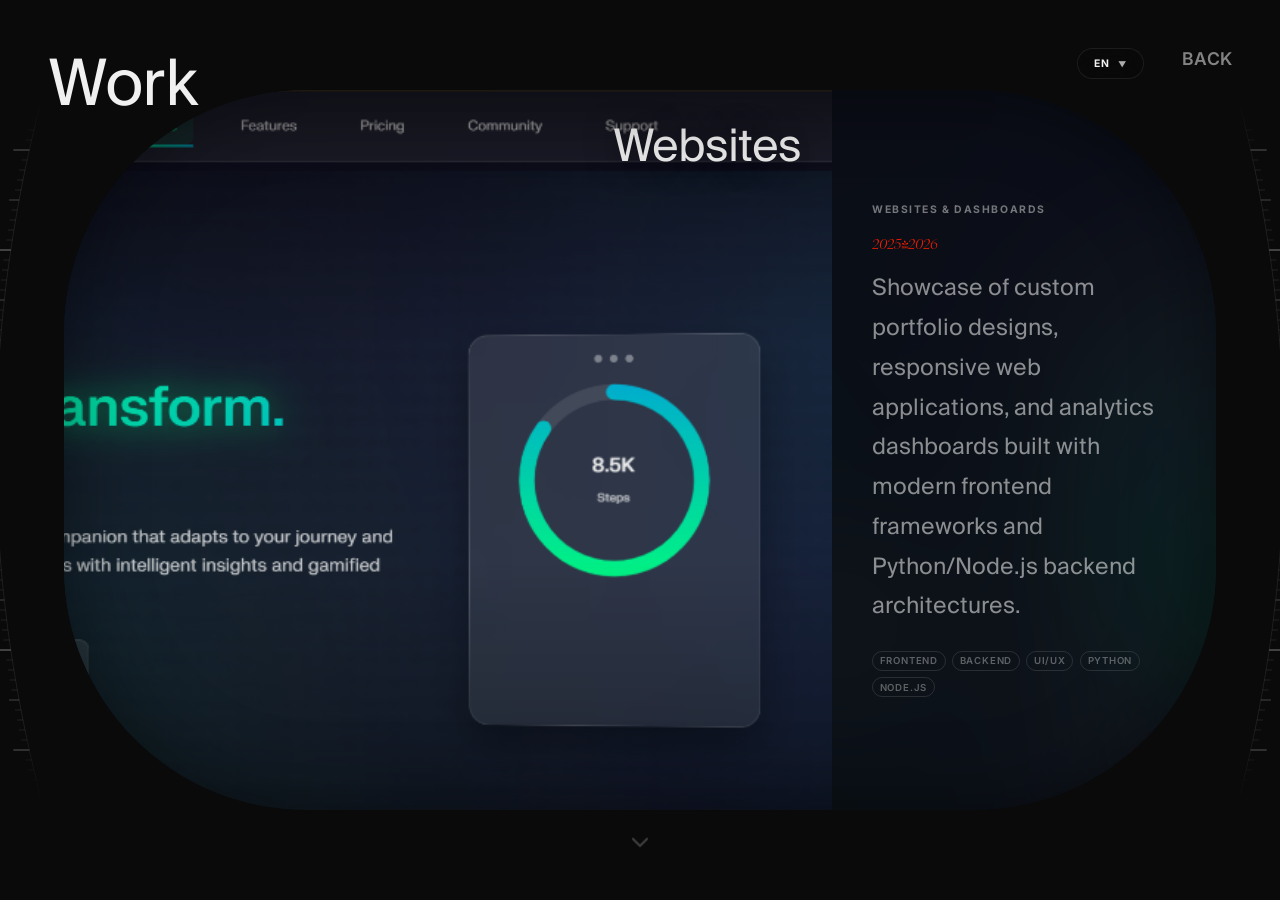
<file: works.html>
<!DOCTYPE html>
<html lang="fr" data-i18n-title="works.title">
<head>
  <meta charset="UTF-8">
  <script>!function(){var t=localStorage.getItem('portfolio-theme');if(t&&t!=='red')document.documentElement.setAttribute('data-theme',t);var choice=localStorage.getItem('user-device-view');if(choice){document.documentElement.classList.add('is-'+choice)}else{var isTouch=('ontouchstart' in window)||(navigator.maxTouchPoints>0);var isMobile=/Android|webOS|iPhone|iPad|iPod|BlackBerry|IEMobile|Opera Mini/i.test(navigator.userAgent)||isTouch;document.documentElement.classList.add(isMobile?'is-mobile':'is-desktop')}}()</script>
  <meta name="viewport" content="width=device-width, initial-scale=1.0">
  <title>Work — Rishabh</title>
  <meta name="description" content="Cinematic Video Editor, VFX Learner, and Creative Developer portfolio. Discover my video editing projects and creative tech workflows.">
  <meta property="og:type" content="website">
  <meta property="og:url" content="https://github.com/rxb-is-immortal">
  <meta property="og:title" content="Work — Rishabh">
  <meta property="og:description" content="Cinematic Video Editor, VFX Learner, and Creative Developer portfolio. Discover my video editing projects and creative tech workflows.">
  <meta property="og:image" content="assets/images/profile/me.jpg?v=20260527-r2">
  <meta name="twitter:card" content="summary_large_image">
  <meta name="twitter:image" content="assets/images/profile/me.jpg?v=20260527-r2">
  <meta name="author" content="Rishabh">
  <meta name="theme-color" content="#0a0a0a">
  <link rel="icon" type="image/png" href="assets/images/favicon.png">
  <link rel="canonical" href="https://github.com/rxb-is-immortal">
  <link rel="preconnect" href="https://fonts.googleapis.com">
  <link rel="preconnect" href="https://fonts.gstatic.com" crossorigin>

  <link rel="stylesheet" href="https://fonts.googleapis.com/css2?family=Inter:wght@400;600;700&display=swap">
  <link rel="preload" href="assets/fonts/Breton.woff2" as="font" type="font/otf" crossorigin>
  <link rel="preload" href="assets/fonts/Machine.otf" as="font" type="font/otf" crossorigin>
  <link rel="stylesheet" href="styles/theme.css">
  <link rel="stylesheet" href="styles/works.css">
  <link rel="stylesheet" href="styles/lang.css">
</head>
<body>

  <div class="lang-switcher lang-sub" id="lang-switcher">
    <button class="lang-dropdown-btn" id="lang-dropdown-btn">
      <span class="lang-current-label">EN</span>
      <span class="lang-arrow">▼</span>
    </button>
    <div class="lang-dropdown-content" id="lang-dropdown-content">
      <button class="lang-btn" data-lang-select="en">EN</button>
      <button class="lang-btn" data-lang-select="hi">हिन्दी</button>
      <button class="lang-btn" data-lang-select="fr">FR</button>
      <button class="lang-btn" data-lang-select="es">ES</button>
      <button class="lang-btn" data-lang-select="de">DE</button>
      <button class="lang-btn" data-lang-select="ja">JA</button>
      <button class="lang-btn" data-lang-select="zh">ZH</button>
      <button class="lang-btn" data-lang-select="pt">PT</button>
      <button class="lang-btn" data-lang-select="it">IT</button>
      <button class="lang-btn" data-lang-select="ru">RU</button>
    </div>
  </div>

  <div class="intro-overlay" id="intro-overlay"></div>
  <div class="page-title" id="page-title">Work</div>

  <h1 class="sr-only" data-i18n="works.h1">Projects — Rishabh, Cinematic Video Editor. Discover my work in editing, motion design, and tech dashboards.</h1>

  <a class="back-btn" id="back-btn" href="index.html" aria-label="Retour à l'accueil">
    <span class="chr-hover" data-chr="Back"></span>
  </a>

  <div class="scroll-hint" id="scroll-hint">Scroll to explore</div>

  <div class="scroll-chevron" id="scroll-chevron">
    <svg viewBox="0 0 24 24"><polyline points="6 9 12 15 18 9"/></svg>
  </div>

  <canvas class="ruler" id="ruler-left"></canvas>
  <canvas class="ruler" id="ruler-right"></canvas>
  <div class="counter-wrap" id="counter-wrap">
    <div class="counter-window">
      <div class="counter-strip" id="counter-strip"></div>
    </div>
  </div>

  <div class="cube-viewport" id="cube-viewport">
    <div class="cube-scene">
      <div class="cube" id="cube">
        <div class="cube-face" data-face="0"></div>
        <div class="cube-face" data-face="1"></div>
        <div class="cube-face" data-face="2"></div>
        <div class="cube-face" data-face="3"></div>
      </div>
    </div>
  </div>

  <script src="js/device-detector.js"></script>
  <script defer src="js/i18n.js"></script>
  <script defer src="js/vendor/gsap.min.js"></script>
  <script defer src="js/works.js"></script>
  <script defer src="js/theme.js"></script>
</body>
</html>
</file>
<file: styles/theme.css>
/* ─── THEME VARIABLES ────────────────────────────────────────────────────── */

:root {
  --accent:       #ff1e00;
  --accent-rgb:   255, 30, 0;
  --accent-glow:  rgba(255, 30, 0, 0.35);
  --accent-muted: rgba(255, 30, 0, 0.18);
}

:root[data-theme="purple"] {
  --accent:       #a855f7;
  --accent-rgb:   168, 85, 247;
  --accent-glow:  rgba(168, 85, 247, 0.35);
  --accent-muted: rgba(168, 85, 247, 0.18);
}

:root[data-theme="green"] {
  --accent:       #22c55e;
  --accent-rgb:   34, 197, 94;
  --accent-glow:  rgba(34, 197, 94, 0.35);
  --accent-muted: rgba(34, 197, 94, 0.18);
}

:root[data-theme="cyan"] {
  --accent:       #06b6d4;
  --accent-rgb:   6, 182, 212;
  --accent-glow:  rgba(6, 182, 212, 0.35);
  --accent-muted: rgba(6, 182, 212, 0.18);
}

:root[data-theme="offwhite"] {
  --accent:       #e8e0d0;
  --accent-rgb:   232, 224, 208;
  --accent-glow:  rgba(232, 224, 208, 0.3);
  --accent-muted: rgba(232, 224, 208, 0.15);
}


/* ─── NAME DOT — accent fullstop after "Rishabh." ───────────────────────── */

.name-dot,
.footer-name-dot,
#preloader-dot {
  color: var(--accent);
  transition: color 0.4s ease;
}


/* ─── HERO BACKGROUND TINT ───────────────────────────────────────────────── */

/*
  Overlays a radial gradient on the WebGL hero canvas.
  mix-blend-mode: hue  → replaces only the hue from the WebGL output,
  keeping all the dramatic lighting/luminosity intact.
  Transition provides a smooth animated color shift on theme change.
*/
.hero-tint {
  position: absolute;
  inset: 0;
  z-index: 1;
  pointer-events: none;

  background: radial-gradient(
    ellipse 80% 70% at 70% 40%,
    rgba(var(--accent-rgb), 0.88) 0%,
    rgba(var(--accent-rgb), 0.45) 40%,
    rgba(var(--accent-rgb), 0.0) 75%
  );

  mix-blend-mode: hue;
  transition: background 0.55s cubic-bezier(0.4, 0, 0.2, 1);

  /* Off-white can't use hue blend (near-grey), switch to color blend */
}

/* For off-white: use a softer color blend so the near-grey still tints */
:root[data-theme="offwhite"] .hero-tint {
  mix-blend-mode: soft-light;
  background: radial-gradient(
    ellipse 80% 70% at 70% 40%,
    rgba(232, 224, 208, 0.6) 0%,
    rgba(232, 224, 208, 0.25) 50%,
    rgba(232, 224, 208, 0.0) 75%
  );
}


/* ─── THEME SWITCHER WIDGET ──────────────────────────────────────────────── */

.theme-switcher {
  position: fixed;
  left: 1.6rem;
  bottom: 1.6rem;
  z-index: 99999;
  display: flex;
  flex-direction: column;
  align-items: flex-start;
  gap: 0;
  pointer-events: auto;
}

/* Collapsed pill trigger */
.theme-trigger {
  display: flex;
  align-items: center;
  gap: 0.55rem;
  background: rgba(18, 18, 18, 0.85);
  border: 1px solid rgba(255, 255, 255, 0.1);
  border-radius: 999px;
  padding: 0.42rem 0.9rem 0.42rem 0.55rem;
  cursor: pointer;
  backdrop-filter: blur(14px);
  -webkit-backdrop-filter: blur(14px);
  transition: border-color 0.3s ease, box-shadow 0.3s ease;
  outline: none;
  user-select: none;
}

.theme-trigger:hover {
  border-color: rgba(255, 255, 255, 0.22);
  box-shadow: 0 4px 24px rgba(0, 0, 0, 0.5);
}

.theme-trigger-dot {
  width: 14px;
  height: 14px;
  border-radius: 50%;
  background: var(--accent);
  box-shadow: 0 0 8px var(--accent-glow);
  flex-shrink: 0;
  transition: background 0.4s ease, box-shadow 0.4s ease;
}

.theme-trigger-label {
  font-family: 'Inter', sans-serif;
  font-size: 0.62rem;
  font-weight: 700;
  letter-spacing: 0.12em;
  text-transform: uppercase;
  color: rgba(255, 255, 255, 0.55);
  transition: color 0.3s ease;
  white-space: nowrap;
}

.theme-trigger:hover .theme-trigger-label {
  color: rgba(255, 255, 255, 0.85);
}

/* Panel */
.theme-panel {
  position: absolute;
  bottom: calc(100% + 0.6rem);
  left: 0;
  background: rgba(12, 12, 12, 0.92);
  border: 1px solid rgba(255, 255, 255, 0.1);
  border-radius: 16px;
  padding: 1rem;
  backdrop-filter: blur(20px);
  -webkit-backdrop-filter: blur(20px);
  box-shadow: 0 20px 60px rgba(0, 0, 0, 0.6), 0 0 0 1px rgba(255,255,255,0.04);
  display: flex;
  flex-direction: column;
  gap: 0.7rem;
  min-width: 160px;
  pointer-events: auto;

  opacity: 0;
  transform: translateY(8px) scale(0.96);
  transform-origin: bottom left;
  transition: opacity 0.25s cubic-bezier(0.16, 1, 0.3, 1),
              transform 0.25s cubic-bezier(0.16, 1, 0.3, 1);
  pointer-events: none;
}

.theme-panel.open {
  opacity: 1;
  transform: translateY(0) scale(1);
  pointer-events: auto;
}

.theme-panel-label {
  font-family: 'Inter', sans-serif;
  font-size: 0.58rem;
  font-weight: 700;
  letter-spacing: 0.16em;
  text-transform: uppercase;
  color: rgba(255, 255, 255, 0.3);
  padding-bottom: 0.4rem;
  border-bottom: 1px solid rgba(255, 255, 255, 0.07);
}

.theme-options {
  display: flex;
  flex-direction: column;
  gap: 0.35rem;
}

.theme-option {
  display: flex;
  align-items: center;
  gap: 0.75rem;
  padding: 0.5rem 0.65rem;
  border-radius: 10px;
  cursor: pointer;
  border: none;
  background: transparent;
  outline: none;
  width: 100%;
  text-align: left;
  transition: background 0.2s ease;
  position: relative;
}

.theme-option:hover {
  background: rgba(255, 255, 255, 0.06);
}

.theme-option.active {
  background: rgba(255, 255, 255, 0.08);
}

.theme-option-swatch {
  width: 18px;
  height: 18px;
  border-radius: 50%;
  flex-shrink: 0;
  border: 2px solid rgba(255, 255, 255, 0.12);
  position: relative;
  transition: transform 0.25s ease, box-shadow 0.25s ease;
}

.theme-option:hover .theme-option-swatch,
.theme-option.active .theme-option-swatch {
  transform: scale(1.15);
}

.theme-option.active .theme-option-swatch {
  border-color: rgba(255, 255, 255, 0.45);
}

.theme-option-swatch[data-swatch="red"]      { background: #ff1e00; box-shadow: 0 0 10px rgba(255,30,0,0.5); }
.theme-option-swatch[data-swatch="purple"]   { background: #a855f7; box-shadow: 0 0 10px rgba(168,85,247,0.5); }
.theme-option-swatch[data-swatch="green"]    { background: #22c55e; box-shadow: 0 0 10px rgba(34,197,94,0.5); }
.theme-option-swatch[data-swatch="cyan"]     { background: #06b6d4; box-shadow: 0 0 10px rgba(6,182,212,0.5); }
.theme-option-swatch[data-swatch="offwhite"] { background: #e8e0d0; box-shadow: 0 0 10px rgba(232,224,208,0.4); }

.theme-option-name {
  font-family: 'Inter', sans-serif;
  font-size: 0.78rem;
  font-weight: 500;
  color: rgba(255, 255, 255, 0.65);
  transition: color 0.2s ease;
  flex: 1;
}

.theme-option:hover .theme-option-name,
.theme-option.active .theme-option-name {
  color: rgba(255, 255, 255, 0.92);
}

/* Active checkmark */
.theme-option-check {
  width: 14px;
  height: 14px;
  flex-shrink: 0;
  opacity: 0;
  transition: opacity 0.2s ease;
}

.theme-option.active .theme-option-check {
  opacity: 1;
}

.theme-option-check svg {
  width: 100%;
  height: 100%;
  stroke: rgba(255, 255, 255, 0.7);
  stroke-width: 2.5;
  fill: none;
  stroke-linecap: round;
  stroke-linejoin: round;
}

/* Hide during core transition */
body.is-transitioning .theme-switcher {
  opacity: 0;
  pointer-events: none;
}

@media (max-width: 768px) {
  .theme-switcher {
    left: 1rem;
    bottom: 1rem;
  }
}
</file>
<file: styles/works.css>
.sr-only {
      position: absolute;
      width: 1px;
      height: 1px;
      padding: 0;
      margin: -1px;
      overflow: hidden;
      clip: rect(0, 0, 0, 0);
      white-space: nowrap;
      border: 0;
    }

    @font-face {
      font-family: 'Breton';
      src: url('../assets/fonts/Breton.woff2') format('opentype');
      font-weight: normal; font-style: normal; font-display: block;
    }
    @font-face {
      font-family: 'other';
      src: url('../assets/fonts/Machine.otf') format('opentype');
      font-weight: normal; font-style: normal; font-display: block;
    }

    *, *::before, *::after { box-sizing: border-box; margin: 0; padding: 0; }
    html { width: 100%; height: 100%; scrollbar-width: none; overflow: hidden; }
    html::-webkit-scrollbar { display: none; }
    body {
      width: 100%; height: 100%; overflow: hidden;
      background: #0a0a0a; color: #f0f0f0;
      font-family: 'Inter', 'Helvetica Neue', Arial, sans-serif;
      -webkit-font-smoothing: antialiased;
    }

    .page-title {
      position: fixed;
      top: 3rem; left: 3rem;
      z-index: 10000;
      font-family: 'Breton', sans-serif;
      font-size: clamp(2.5rem, 5vw, 4.5rem);
      font-weight: 300;
      letter-spacing: -0.02em;
      color: #f0f0f0;
      line-height: 1.2;
      pointer-events: none;
    }

    .back-btn {
      position: fixed;
      top: 3rem; right: 3rem;
      z-index: 100;
      text-decoration: none;
      cursor: pointer;
      opacity: 0;
    }
    .chr-hover {
      display: inline-flex; gap: 0;
      cursor: pointer; text-decoration: none; color: inherit;
    }
    .ch-wrap {
      position: relative; overflow: hidden; display: inline-block;
    }
    .ch-top, .ch-bot {
      display: block;
      font-family: 'Inter', sans-serif;
      font-size: 1.1rem; font-weight: 600;
      letter-spacing: 0em; text-transform: uppercase;
      line-height: 1.2;
      color: rgba(255,255,255,0.5);
      transition: transform 0.6s cubic-bezier(0.87, 0, 0.13, 1), color 0.3s ease;
      transition-delay: calc(var(--i) * 28ms);
    }
    .ch-bot { position: absolute; top: 100%; left: 0; }
    .is-desktop .chr-hover:hover .ch-top { transform: translateY(-100%); }
    .is-desktop .chr-hover:hover .ch-bot { transform: translateY(-100%); }
    .is-desktop .chr-hover:hover .ch-top,
    .is-desktop .chr-hover:hover .ch-bot { color: rgba(255,255,255,0.9); }

    .scroll-hint {
      position: fixed;
      bottom: 3rem; left: 3rem;
      z-index: 100;
      font-family: 'Inter', sans-serif;
      font-size: 0.65rem; font-weight: 600;
      letter-spacing: 0.12em; text-transform: uppercase;
      color: rgba(255,255,255,0.25);
      opacity: 0;
    }

    
    .cube-viewport {
      position: fixed;
      top: 50%; left: 50%;
      transform: translate(-50%, -50%);
      width: min(90vw, 1400px);
      height: min(80vh, 800px);
      border-radius: 242px;
      overflow: hidden;
      z-index: 10;
      opacity: 0;
    }
    .cube-viewport::after {
      content: '';
      position: absolute; inset: 0;
      border-radius: 242px;
      box-shadow: inset 0 0 80px rgba(0,0,0,0.45);
      pointer-events: none;
      z-index: 20;
    }
    .cube-scene {
      width: 100%; height: 100%;
      perspective: 1600px;
    }
    .cube {
      position: relative;
      width: 100%; height: 100%;
      transform-style: preserve-3d;
      will-change: transform;
    }
    .cube-face {
      position: absolute;
      width: 100%; height: 100%;
      backface-visibility: hidden;
      overflow: hidden;
    }

    
    .face-content {
      position: relative; width: 100%; height: 100%; display: flex;
    }
    .face-content.layout-left { flex-direction: row; }
    .face-content.layout-right { flex-direction: row-reverse; }

    .face-cover {
      position: relative; width: 66.666%; height: 100%;
      overflow: hidden; flex-shrink: 0;
    }
    .face-cover img {
      width: 100%; height: 100%; object-fit: cover; display: block;
      -webkit-user-drag: none; user-select: none; pointer-events: none;
    }
    .face-cover::after {
      content: ''; position: absolute; inset: 0;
      background: linear-gradient(180deg, rgba(0,0,0,0.45) 0%, rgba(0,0,0,0) 35%, rgba(0,0,0,0) 65%, rgba(0,0,0,0.3) 100%);
      pointer-events: none;
    }
    .face-name {
      position: absolute; z-index: 2;
      font-family: 'Breton', sans-serif;
      font-size: clamp(1.8rem, 3.5vw, 3.5rem);
      font-weight: 300; letter-spacing: -0.02em;
      color: #f0f0f0; line-height: 1.15;
      text-shadow: 0 2px 30px rgba(0,0,0,0.6);
      max-width: 80%;
    }
    .layout-left .face-name { top: 2rem; right: 2rem; text-align: right; }
    .layout-right .face-name { top: 2rem; left: 2rem; }

    .face-info {
      position: relative; width: 33.333%; height: 100%;
      display: flex; flex-direction: column; justify-content: center;
      padding: 2.5rem; overflow: hidden; flex-shrink: 0;
    }
    .face-info-bg {
      position: absolute; inset: -40px; z-index: 0;
      filter: blur(80px) saturate(1.6); opacity: 0.7;
    }
    .face-info-bg img {
      width: 100%; height: 100%; object-fit: cover; transform: scale(1.5);
      -webkit-user-drag: none; user-select: none; pointer-events: none;
    }
    .face-info::before {
      content: ''; position: absolute; inset: 0;
      background: rgba(10, 10, 10, 0.55); z-index: 1;
    }
    .face-info-content { position: relative; z-index: 2; }
    .face-category {
      font-family: 'Inter', sans-serif;
      font-size: 0.65rem; font-weight: 700;
      letter-spacing: 0.15em; text-transform: uppercase;
      color: rgba(255,255,255,0.45); margin-bottom: 1.2rem;
    }
    .face-year {
      font-family: 'other', sans-serif;
      font-size: 0.85rem; color: var(--accent); margin-bottom: 1rem;
    }
    .face-desc {
      font-family: 'Breton', sans-serif;
      font-size: clamp(1.42rem, 1.45vw, 1.48rem);
      line-height: 1.75; color: rgba(255,255,255,0.55);
      margin-bottom: 1.5rem;
    }
    .face-tags { display: flex; gap: 0.4rem; flex-wrap: wrap; }
    .face-tag {
      font-family: 'Inter', sans-serif;
      font-size: 0.6rem; font-weight: 600;
      letter-spacing: 0.08em; text-transform: uppercase;
      color: rgba(255,255,255,0.35);
      border: 1px solid rgba(255,255,255,0.12);
      padding: 0.35em 0.7em; border-radius: 50px;
    }

    
    .ruler {
      position: fixed;
      top: 50%;
      z-index: 15;
      opacity: 0;
      -webkit-mask-image: linear-gradient(180deg, transparent 0%, #fff 12%, #fff 88%, transparent 100%);
      mask-image: linear-gradient(180deg, transparent 0%, #fff 12%, #fff 88%, transparent 100%);
    }

    
    .counter-wrap {
      position: fixed;
      z-index: 15;
      display: flex;
      align-items: center;
      opacity: 0;
    }
    .counter-window {
      overflow: hidden;
      height: 2.4rem;
      -webkit-mask-image: linear-gradient(180deg, transparent 0%, #fff 25%, #fff 75%, transparent 100%);
      mask-image: linear-gradient(180deg, transparent 0%, #fff 25%, #fff 75%, transparent 100%);
    }
    .counter-strip {
      display: flex;
      flex-direction: column;
      will-change: transform;
    }
    .counter-num {
      font-family: 'Breton', sans-serif;
      font-size: 1.6rem;
      font-weight: 300;
      letter-spacing: -0.02em;
      color: #f0f0f0;
      line-height: 2.4rem;
      height: 2.4rem;
      text-align: left;
      white-space: nowrap;
    }
    .counter-num .dim {
      color: rgba(255,255,255,0.25);
    }

    
    .scroll-chevron {
      position: fixed;
      bottom: 2.5rem;
      left: 50%;
      transform: translateX(-50%);
      z-index: 100;
      pointer-events: none;
      opacity: 0;
    }
    .scroll-chevron svg {
      width: 28px;
      height: 28px;
      stroke: rgba(255,255,255,0.35);
      stroke-width: 2;
      fill: none;
      stroke-linecap: round;
      stroke-linejoin: round;
    }

    .intro-overlay {
      position: fixed; inset: 0;
      background: #0a0a0a;
      z-index: 9999;
      pointer-events: none;
    }

    
    @media (max-width: 1024px) {
      .cube-viewport { border-radius: 20px; }
      .face-content.layout-left,
      .face-content.layout-right { flex-direction: column; }
      .face-cover { width: 100%; height: 60%; }
      .face-info { width: 100%; height: 40%; padding: 1.2rem; overflow-y: auto; }
      .layout-left .face-name { top: 1rem; right: 1rem; font-size: clamp(1.2rem, 5vw, 2rem); }
      .layout-right .face-name { top: 1rem; left: 1rem; font-size: clamp(1.2rem, 5vw, 2rem); }
      .face-desc { font-size: clamp(0.85rem, 2.8vw, 1.1rem); }
      .page-title { top: 1.5rem; left: 1.5rem; font-size: clamp(1.8rem, 7vw, 3rem); max-width: calc(100vw - 200px); }
      .back-btn { top: 1.5rem; right: 1.5rem; }
      .scroll-hint { bottom: 1.5rem; left: 1.5rem; }
    }


@media (prefers-reduced-motion: reduce) {
  *, *::before, *::after {
    animation-duration: 0.01ms !important;
    animation-iteration-count: 1 !important;
    transition-duration: 0.01ms !important;
    scroll-behavior: auto !important;
  }
}
</file>
<file: styles/lang.css>
﻿.lang-switcher {
  position: fixed;
  top: 3rem;
  right: 3rem;
  z-index: 100000; /* extremely high to overlay all animations/overlays */
  pointer-events: auto; /* ensure click works */
  transition: opacity 0.5s ease, transform 0.5s ease;
}

.lang-switcher.lang-sub {
  right: 8.5rem;
}

.lang-dropdown-btn {
  background: rgba(10, 10, 10, 0.45);
  backdrop-filter: blur(12px);
  -webkit-backdrop-filter: blur(12px);
  border: 1px solid rgba(255, 255, 255, 0.08);
  color: rgba(255, 255, 255, 0.95);
  font-family: 'Inter', 'Helvetica Neue', Arial, sans-serif;
  font-size: 0.65rem;
  font-weight: 700;
  letter-spacing: 0.08em;
  text-transform: uppercase;
  padding: 0.5rem 1rem;
  border-radius: 30px;
  cursor: pointer;
  display: flex;
  align-items: center;
  gap: 0.5rem;
  transition: border-color 0.3s ease, background-color 0.3s ease;
  outline: none;
}

.lang-dropdown-btn:hover {
  border-color: rgba(255, 255, 255, 0.2);
  background: rgba(10, 10, 10, 0.6);
}

.lang-arrow {
  font-size: 0.5rem;
  transition: transform 0.3s ease;
  opacity: 0.7;
}

.lang-switcher.open .lang-arrow {
  transform: rotate(180deg);
}

.lang-dropdown-content {
  position: absolute;
  top: 100%;
  right: 0;
  margin-top: 0.5rem;
  background: rgba(10, 10, 10, 0.75);
  backdrop-filter: blur(16px);
  -webkit-backdrop-filter: blur(16px);
  border: 1px solid rgba(255, 255, 255, 0.08);
  border-radius: 16px;
  padding: 0.4rem;
  display: flex;
  flex-direction: column;
  gap: 0.2rem;
  min-width: 110px;
  max-height: 250px;
  overflow-y: auto;
  box-shadow: 0 10px 30px rgba(0, 0, 0, 0.5);
  opacity: 0;
  transform: translateY(-10px);
  pointer-events: none;
  transition: opacity 0.3s cubic-bezier(0.16, 1, 0.3, 1), transform 0.3s cubic-bezier(0.16, 1, 0.3, 1);
}

/* Scrollbar styling for dropdown list */
.lang-dropdown-content::-webkit-scrollbar {
  width: 4px;
}
.lang-dropdown-content::-webkit-scrollbar-track {
  background: transparent;
}
.lang-dropdown-content::-webkit-scrollbar-thumb {
  background: rgba(255, 255, 255, 0.15);
  border-radius: 2px;
}

.lang-switcher.open .lang-dropdown-content,
.lang-switcher:hover .lang-dropdown-content {
  opacity: 1;
  transform: translateY(0);
  pointer-events: auto;
}

.lang-btn {
  background: transparent;
  border: none;
  color: rgba(255, 255, 255, 0.5);
  font-family: 'Inter', 'Helvetica Neue', Arial, sans-serif;
  font-size: 0.65rem;
  font-weight: 700;
  letter-spacing: 0.08em;
  text-transform: uppercase;
  padding: 0.45rem 0.75rem;
  border-radius: 8px;
  cursor: pointer;
  text-align: right;
  width: 100%;
  transition: color 0.2s ease, background 0.2s ease;
  outline: none;
}

.lang-btn:hover {
  color: rgba(255, 255, 255, 0.95);
  background: rgba(255, 255, 255, 0.05);
}

.lang-btn.active {
  color: #0a0a0a;
  background: var(--accent);
}

/* Hide switcher during core transitions */
body.is-transitioning .lang-switcher {
  opacity: 0;
  pointer-events: none;
}

@media (max-width: 960px) {
  .lang-switcher {
    top: 1.5rem;
    right: 1.5rem;
  }
  
  .lang-switcher.lang-sub {
    right: 5.8rem;
  }
  
  .lang-dropdown-btn {
    font-size: 0.6rem;
    padding: 0.4rem 0.8rem;
  }
  
  .lang-dropdown-content {
    min-width: 95px;
    max-height: 200px;
  }
  
  .lang-btn {
    font-size: 0.6rem;
    padding: 0.35rem 0.55rem;
  }
}
</file>
